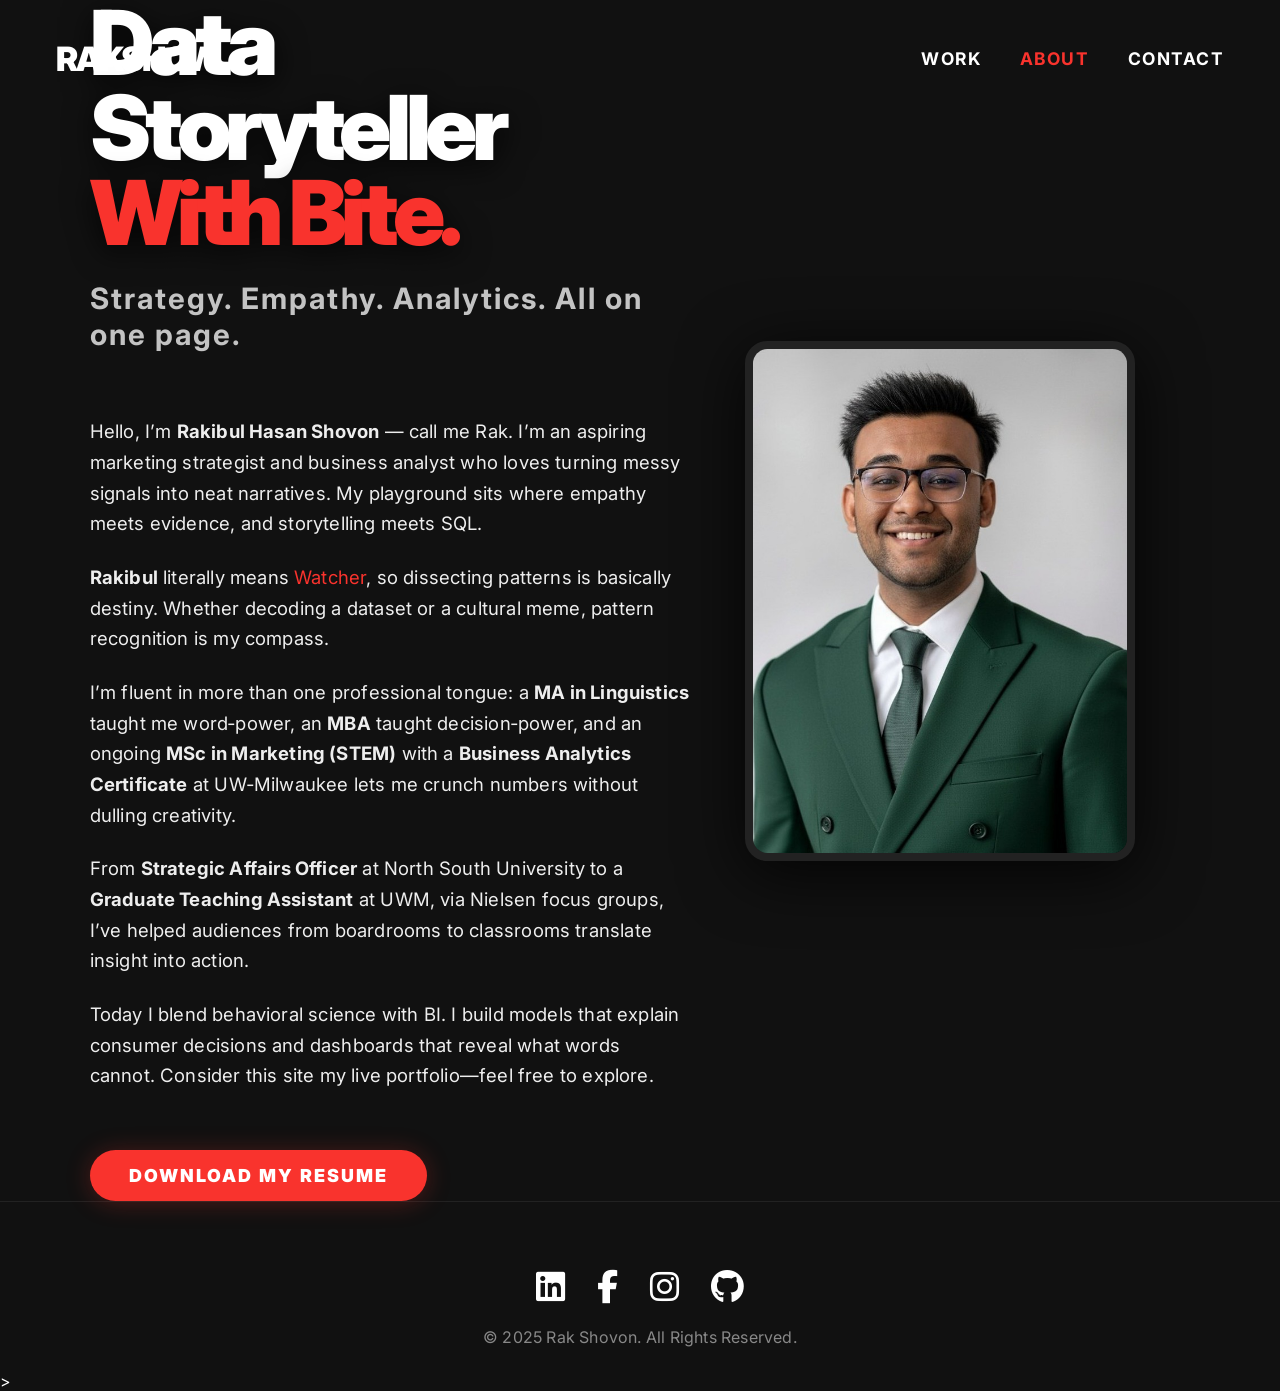
<file: generic.html>
<!DOCTYPE html>
<html lang="en">
<head>
  <meta charset="utf-8" />
  <title>About | Rak Shovon</title>
  <meta name="viewport" content="width=device-width, initial-scale=1">
  <meta name="description" content="Get to know Rak Shovon – marketer, analyst, and data storyteller blending science with strategy." />
  <link rel="preconnect" href="https://fonts.googleapis.com">
  <link href="https://fonts.googleapis.com/css2?family=Inter:wght@400;700;900&display=swap" rel="stylesheet">
  <link rel="stylesheet" href="https://cdnjs.cloudflare.com/ajax/libs/font-awesome/6.5.0/css/all.min.css"/>
  <style>
    html, body { margin:0; padding:0; box-sizing:border-box; font-family:'Inter',Arial,sans-serif; background:#111; color:#fff;}
    *, *::before, *::after { box-sizing: inherit; }
    /* Navbar */
    .navbar {
      width:100vw; position:fixed; top:0; left:0; z-index:99;
      padding:38px 56px 28px 56px;
      display:flex; justify-content:space-between; align-items:center;
      background:transparent; pointer-events:none;
    }
    .navbar .logo {
      font-weight:900; font-size:2.1rem; letter-spacing:-2px; color:#fff;
      text-transform:uppercase; pointer-events:auto;
    }
    .navbar .menu {
      display:flex; gap:2.2em; font-size:1.09rem; font-weight:700; pointer-events:auto;
    }
    .navbar .menu a {
      color:#fff; text-decoration:none; letter-spacing:1.5px; text-transform:uppercase;
      transition:color .17s;
    }
    .navbar .menu a.active, .navbar .menu a:hover { color:#F9332D; }
    @media (max-width:700px) {
      .navbar {padding:20px 14px;}
      .navbar .logo{font-size:1.12rem;}
      .navbar .menu{gap:.7em;}
    }
    /* About Hero */
    .about-hero {
      min-height:100vh;
      width:100vw;
      max-width:1600px;
      margin:0 auto;
      display:flex;
      align-items:center;
      justify-content:space-between;
      padding:0 7vw 0 7vw;
      position:relative;
    }
    .about-blurb {
      flex:1.2;
      max-width:620px;
      padding:0;
      z-index:2;
    }
    .about-blurb h1 {
      font-size:clamp(2.6rem,7vw,6.2rem);
      font-weight:900;
      letter-spacing:-0.06em;
      margin:0 0 .27em 0;
      line-height:0.95;
      color:#fff;
      text-shadow:0 7px 30px #000c;
    }
    .headline-red { color:#F9332D; }
    .about-blurb .tagline {
      font-size:clamp(1.25rem,2.3vw,2.1rem);
      opacity:.75;
      font-weight:700;
      margin-bottom:2.2em;
      margin-top:.2em;
      display:block;
      letter-spacing:0.07em;
    }
    .about-blurb p {
      font-size:1.16rem;
      line-height:1.65;
      color:#eee;
      margin:0 0 1.25em 0;
      font-weight:400;
      letter-spacing:0.01em;
    }
    .about-blurb .btn {
      display:inline-block;
      background:#F9332D;
      color:#fff;
      font-weight:900;
      font-size:1.12rem;
      text-transform:uppercase;
      padding:.85em 2.2em;
      border-radius:80px;
      border:none;
      letter-spacing:2px;
      margin-top:2em;
      cursor:pointer;
      box-shadow:0 2px 24px #f9332d44;
      text-decoration:none;
      transition:background .16s, color .15s, transform .18s;
    }
    .about-blurb .btn:hover {
      background:#fff; color:#F9332D; transform:scale(1.06);
    }
    /* About Photo */
    .about-photo-outer {
      flex:1;
      display:flex;
      align-items:center;
      justify-content:center;
      min-width:320px;
      min-height:420px;
      position:relative;
      z-index:1;
    }
    .about-photo {
      width:100%;
      max-width:390px;
      border-radius:1.4em;
      box-shadow:0 12px 64px #000c;
      object-fit:cover;
      border:8px solid #222;
      background:#222;
      aspect-ratio:3/4;
      transition:box-shadow .21s, border .18s;
    }
    .about-photo:hover, .about-photo:focus {
      border:8px solid #fff;
      box-shadow:0 16px 80px #F9332D88;
    }
    @media (max-width:1100px) {
      .about-hero { flex-direction:column; padding:0 5vw; justify-content:center;}
      .about-blurb {max-width:100vw; text-align:center;}
      .about-photo-outer{margin-top:2.7em; min-width:0;}
    }
    @media (max-width:700px) {
      .about-hero {padding:60px 0 0 0;}
      .about-blurb h1{font-size:2.1rem;}
      .about-blurb .tagline{font-size:1.08rem;}
      .about-photo{max-width:82vw;}
    }
    /* Footer Icons */
    .footer {
      width:100vw; text-align:center; padding:3em 0 1.5em 0; background: #111; border-top:1px solid #222; margin-top:0;
    }
    .footer .social {
      display:flex; justify-content:center; gap:2em; margin-bottom:1.2em; list-style:none; padding:0;
    }
    .footer .social a {
      color:#fff; font-size:2.1em; transition:color .17s, transform .18s;
    }
    .footer .social a:hover { color:#F9332D; transform:translateY(-4px) scale(1.14);}
    .footer small{color:#888; font-size:1em;letter-spacing:0.2px;}
    /* Fade-in on load */
    .fade-in { animation: fadein .85s cubic-bezier(.44,.84,.67,1) both; }
    @keyframes fadein { from { opacity: 0; } to { opacity: 1; } }
  </style>
</head>
<body class="fade-in">

  <!-- Navbar -->
  <nav class="navbar">
    <div class="logo">RAKSHOW</div>
    <div class="menu">
      <a href="index.html">Work</a>
      <a href="#" class="active">About</a>
      <a href="#">Contact</a>
    </div>
  </nav>

  <!-- About "Hero" -->
  <section class="about-hero">
    <div class="about-blurb">
      <h1>
        Data Storyteller<br>
        <span class="headline-red">With Bite.</span>
      </h1>
      <span class="tagline">Strategy. Empathy. Analytics. All on one page.</span>
      <p>Hello, I’m <strong>Rakibul Hasan Shovon</strong> — call me Rak. I’m an aspiring marketing strategist and business analyst who loves turning messy signals into neat narratives. My playground sits where empathy meets evidence, and storytelling meets SQL.</p>
      <p><strong>Rakibul</strong> literally means <span class="headline-red">Watcher</span>, so dissecting patterns is basically destiny. Whether decoding a dataset or a cultural meme, pattern recognition is my compass.</p>
      <p>I’m fluent in more than one professional tongue: a <strong>MA in Linguistics</strong> taught me word‑power, an <strong>MBA</strong> taught decision‑power, and an ongoing <strong>MSc in Marketing (STEM)</strong> with a <strong>Business Analytics Certificate</strong> at UW‑Milwaukee lets me crunch numbers without dulling creativity.</p>
      <p>From <strong>Strategic Affairs Officer</strong> at North South University to a <strong>Graduate Teaching Assistant</strong> at UWM, via Nielsen focus groups, I’ve helped audiences from boardrooms to classrooms translate insight into action.</p>
      <p>Today I blend behavioral science with BI. I build models that explain consumer decisions and dashboards that reveal what words cannot. Consider this site my live portfolio—feel free to explore.</p>
      <a href="Rakibul Hasan Shovon_resume__.pdf" class="btn" target="_blank" rel="noopener">Download My Resume</a>
    </div>
    <div class="about-photo-outer">
      <img src="images/502415591_10223039982908103_9008122845678656848_n.jpg" alt="Rak Shovon smiling in a blazer" class="about-photo" />
    </div>
  </section>

  <!-- Footer Icons -->
  <div class="footer">
    <ul class="social">
      <li><a href="https://www.linkedin.com/in/rakibul-shovon-6474691b3" target="_blank"><i class="fab fa-linkedin"></i></a></li>
      <li><a href="https://www.facebook.com/rakibulhasanshovon/" target="_blank"><i class="fab fa-facebook-f"></i></a></li>
      <li><a href="https://www.instagram.com/rak_lives_to_tell_the_tale/" target="_blank"><i class="fab fa-instagram"></i></a></li>
      <li><a href="https://github.com/shovonhasan1" target="_blank"><i class="fab fa-github"></i></a></li>
    </ul>
    <small>&copy; 2025 Rak Shovon. All Rights Reserved.</small>
  </div>
</body>
</html>
>
</file>
